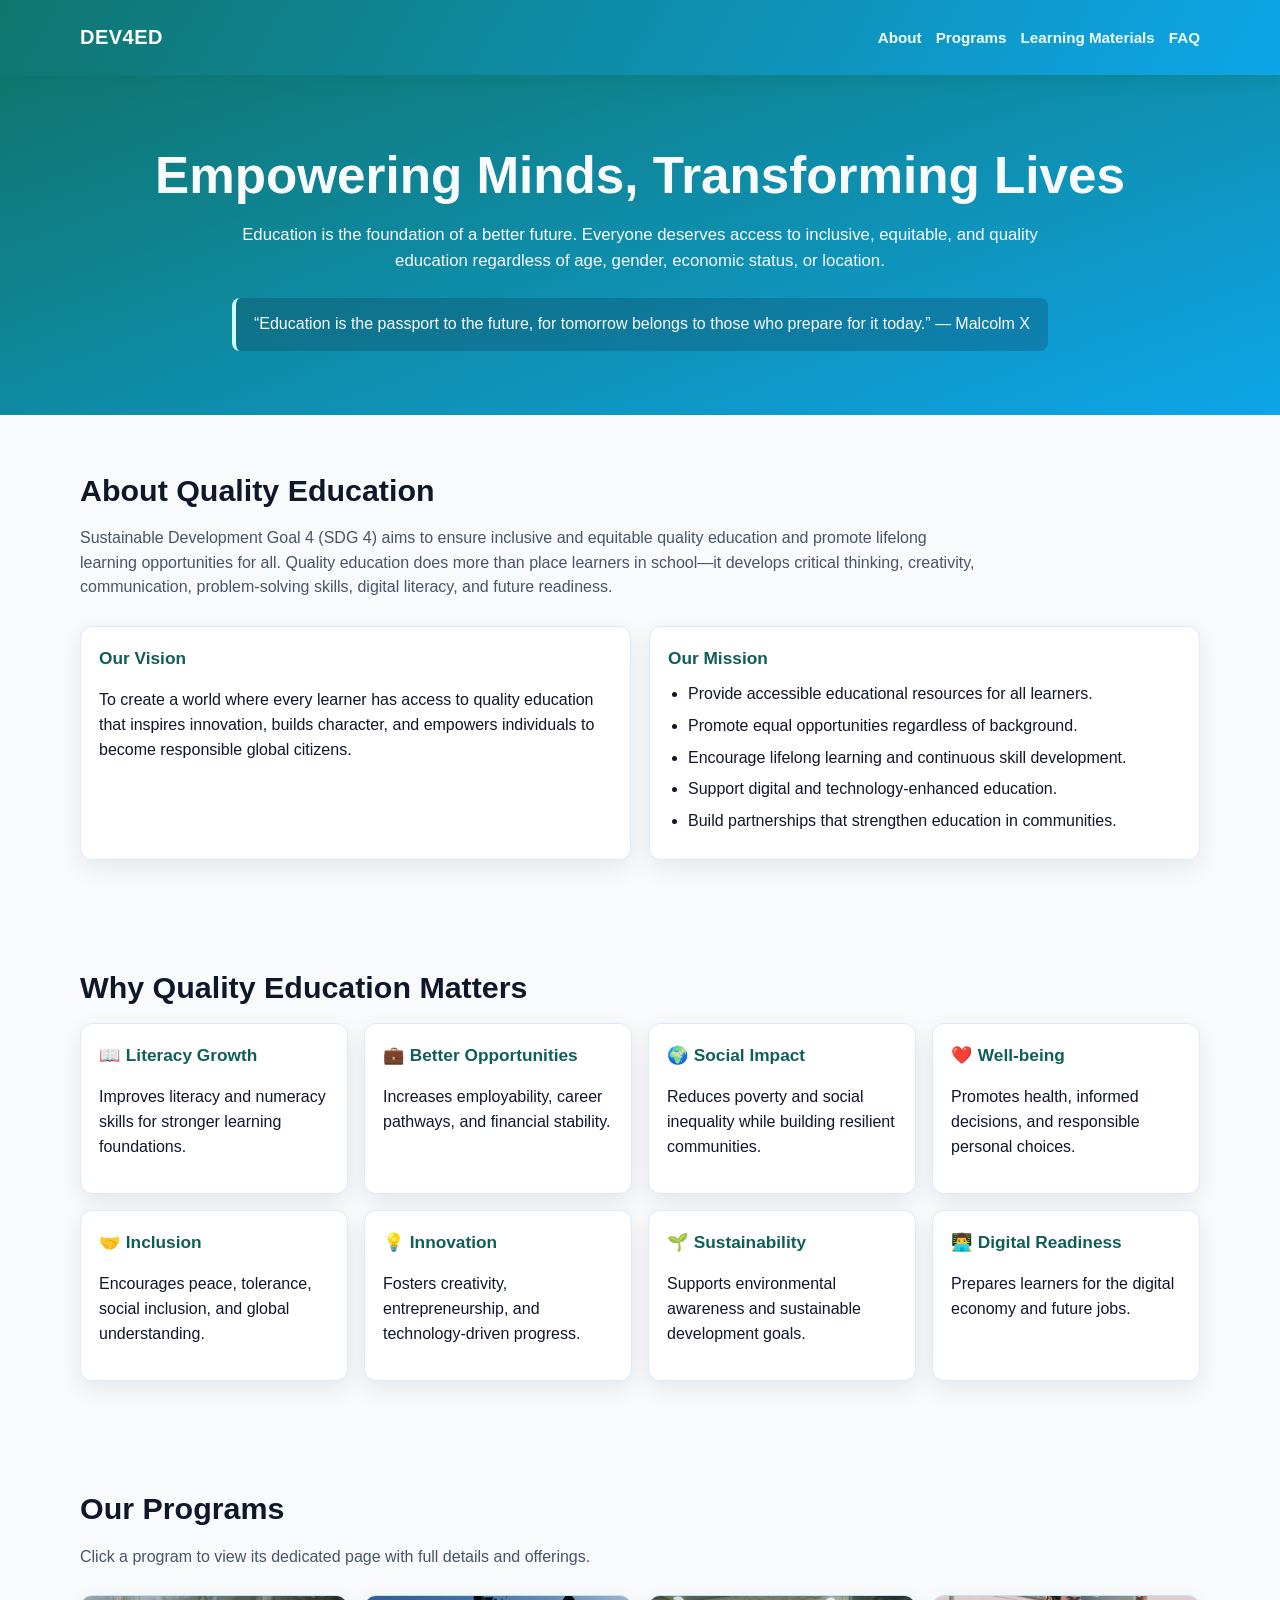
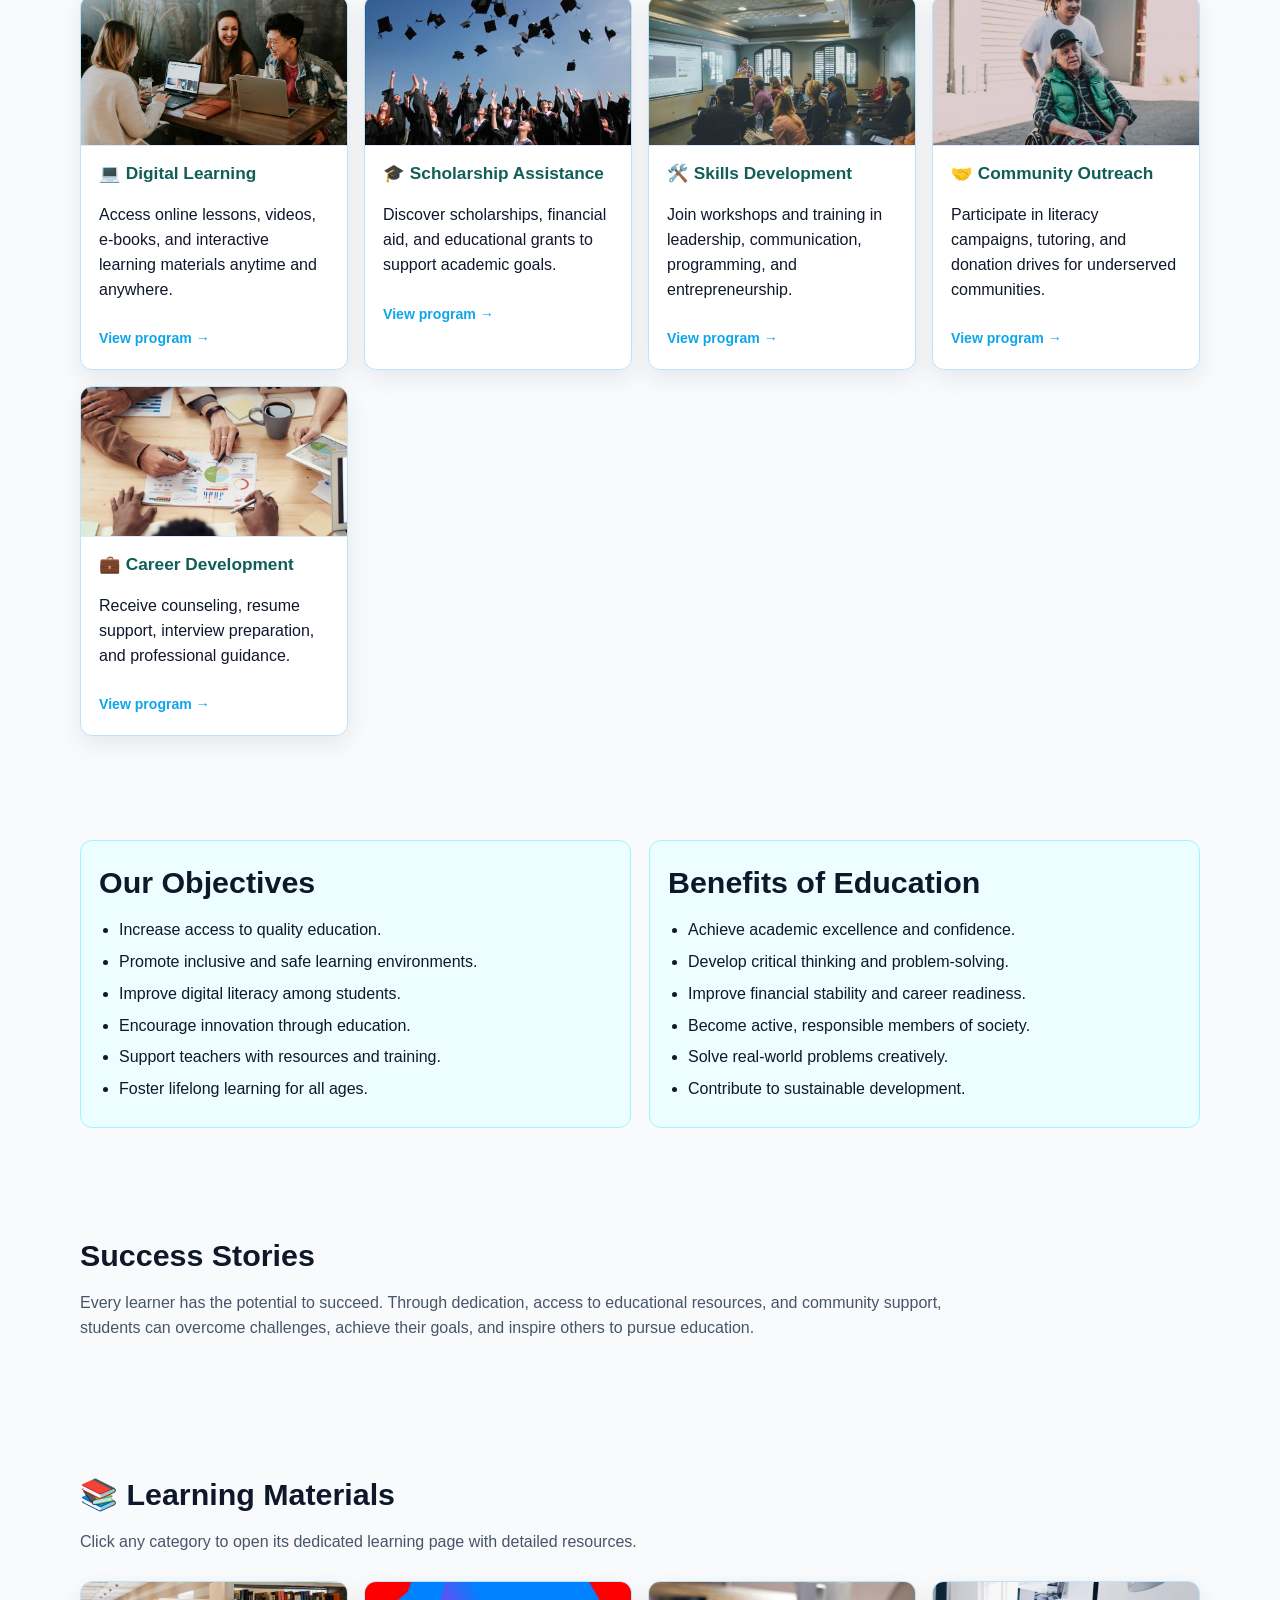
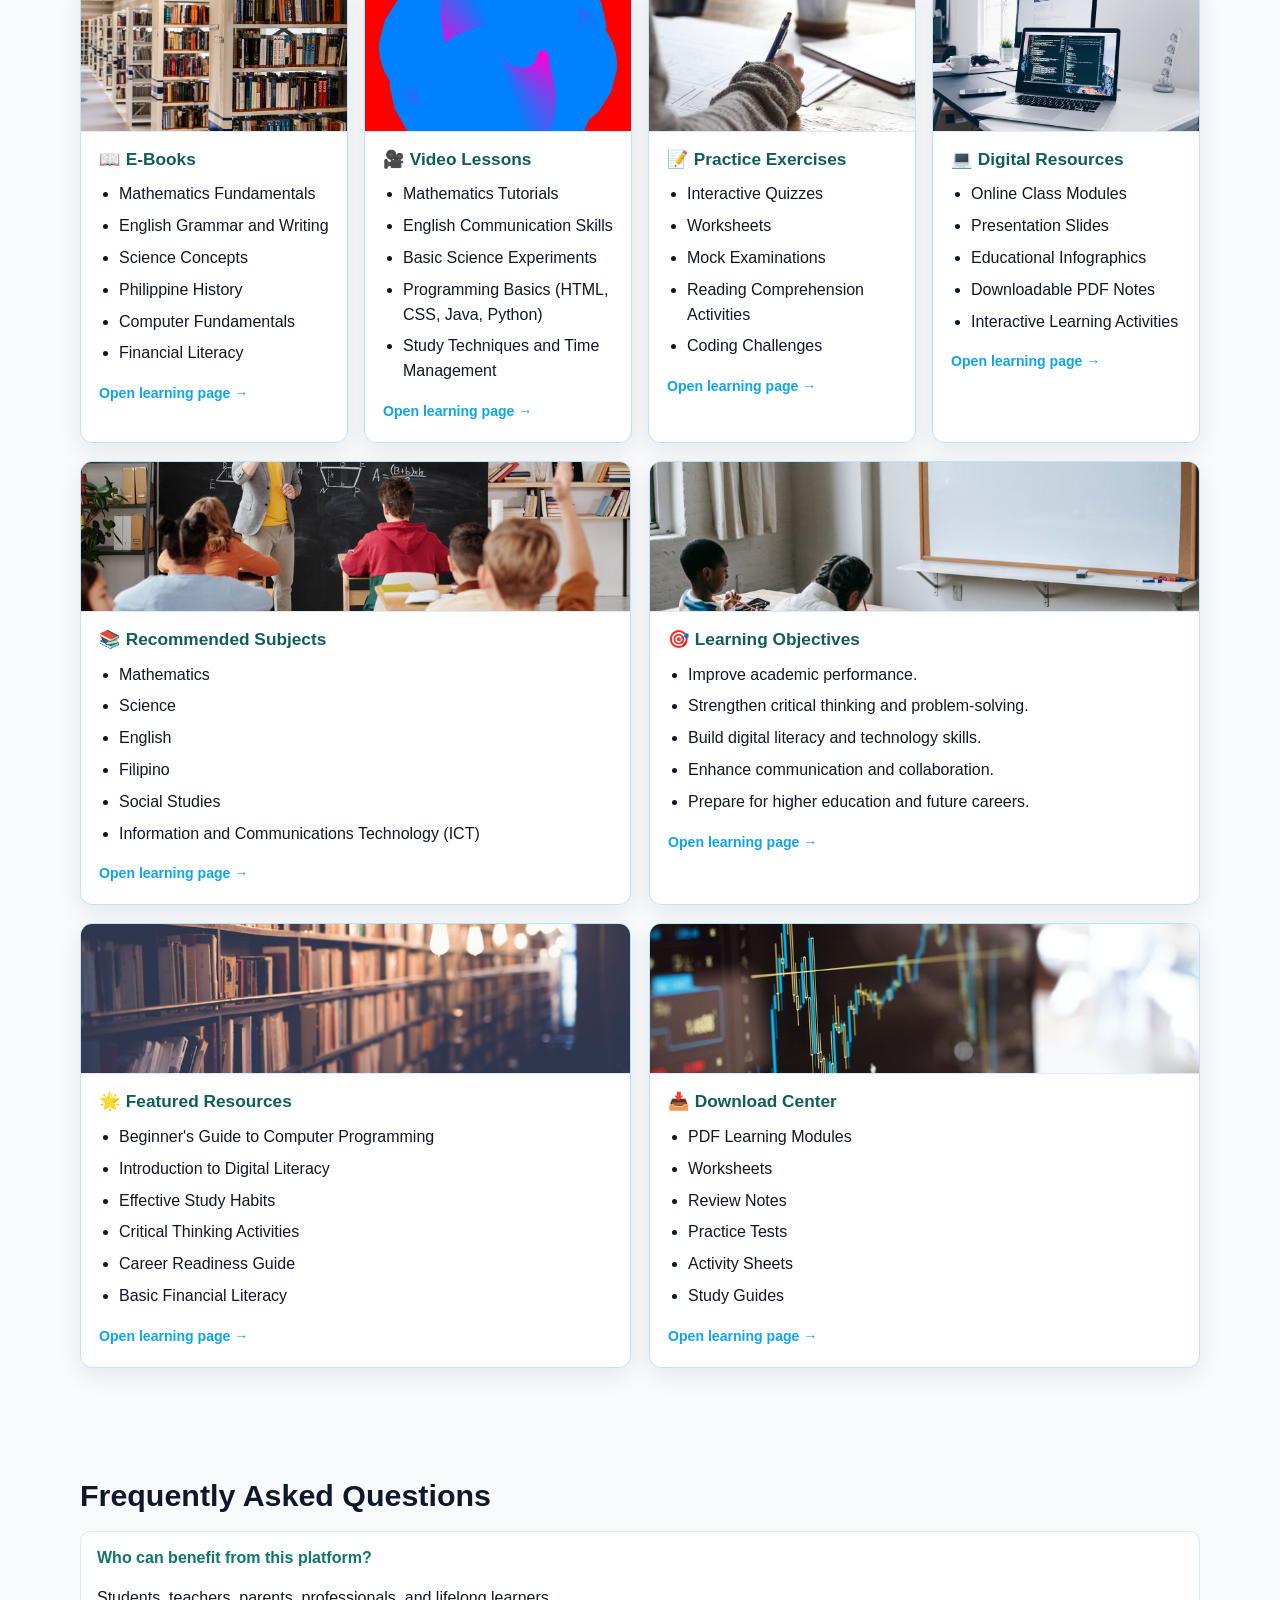
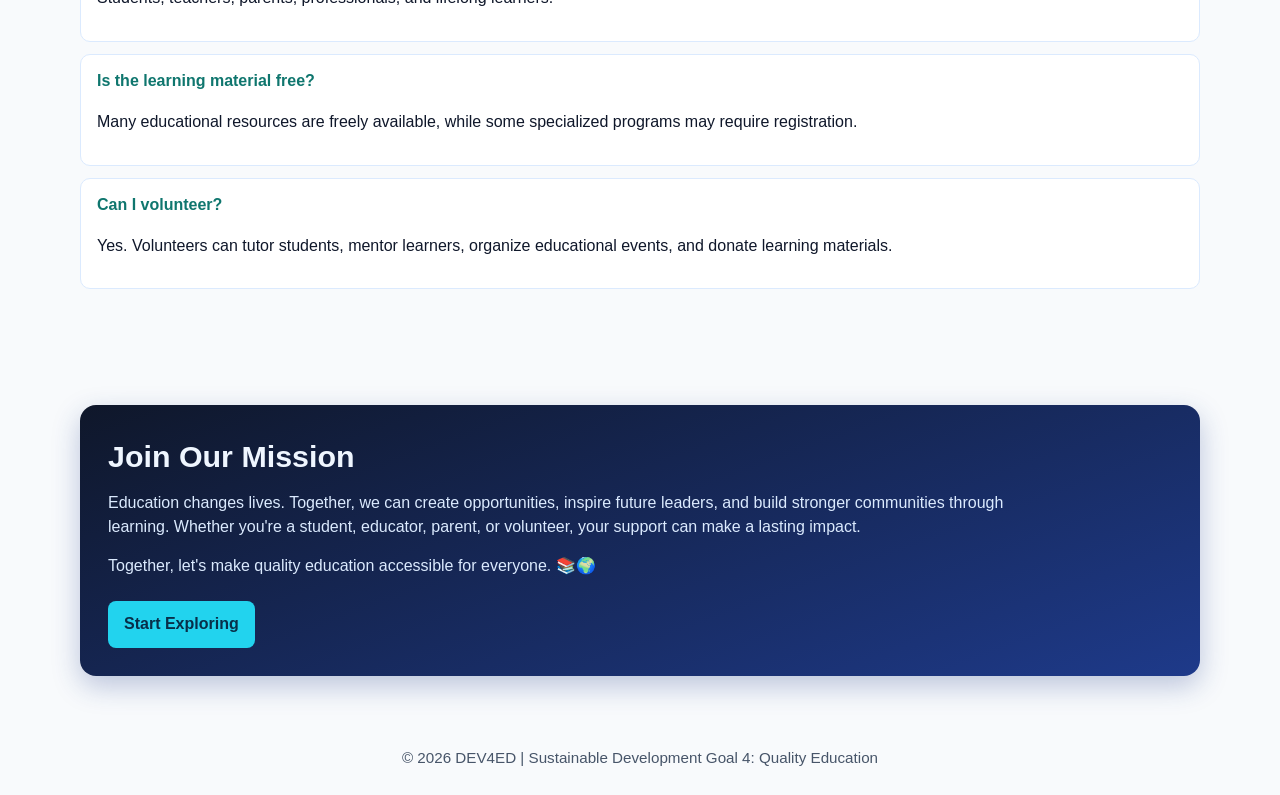
<file: index.html>
<!DOCTYPE html>
<html lang="en">
<head>
  <meta charset="UTF-8" />
  <meta name="viewport" content="width=device-width, initial-scale=1.0" />
  <title>DEV4ED | Quality Education for All</title>
  <link rel="stylesheet" href="css/style.css" />
</head>
<body data-page="home">
  <header>
    <div class="container nav">
      <a class="brand" href="index.html">DEV4ED</a>
      <nav class="nav-links">
        <a href="#about">About</a>
        <a href="#programs">Programs</a>
        <a href="#materials">Learning Materials</a>
        <a href="#faq">FAQ</a>
      </nav>
    </div>
  </header>

  <section class="hero">
    <div class="container">
      <h1>Empowering Minds, Transforming Lives</h1>
      <p>
        Education is the foundation of a better future. Everyone deserves access to
        inclusive, equitable, and quality education regardless of age, gender, economic status, or location.
      </p>
      <div class="quote">
        “Education is the passport to the future, for tomorrow belongs to those who prepare for it today.”
        — Malcolm X
      </div>
    </div>
  </section>

  <section id="about">
    <div class="container">
      <h2 class="section-title">About Quality Education</h2>
      <p class="section-intro">
        Sustainable Development Goal 4 (SDG 4) aims to ensure inclusive and equitable quality education and promote
        lifelong learning opportunities for all. Quality education does more than place learners in school—it develops
        critical thinking, creativity, communication, problem-solving skills, digital literacy, and future readiness.
      </p>

      <div class="two-col">
        <div class="card">
          <h3>Our Vision</h3>
          <p>
            To create a world where every learner has access to quality education that inspires innovation,
            builds character, and empowers individuals to become responsible global citizens.
          </p>
        </div>
        <div class="card">
          <h3>Our Mission</h3>
          <ul>
            <li>Provide accessible educational resources for all learners.</li>
            <li>Promote equal opportunities regardless of background.</li>
            <li>Encourage lifelong learning and continuous skill development.</li>
            <li>Support digital and technology-enhanced education.</li>
            <li>Build partnerships that strengthen education in communities.</li>
          </ul>
        </div>
      </div>
    </div>
  </section>

  <section>
    <div class="container">
      <h2 class="section-title">Why Quality Education Matters</h2>
      <div class="card-grid">
        <article class="card"><h3>📖 Literacy Growth</h3><p>Improves literacy and numeracy skills for stronger learning foundations.</p></article>
        <article class="card"><h3>💼 Better Opportunities</h3><p>Increases employability, career pathways, and financial stability.</p></article>
        <article class="card"><h3>🌍 Social Impact</h3><p>Reduces poverty and social inequality while building resilient communities.</p></article>
        <article class="card"><h3>❤️ Well-being</h3><p>Promotes health, informed decisions, and responsible personal choices.</p></article>
        <article class="card"><h3>🤝 Inclusion</h3><p>Encourages peace, tolerance, social inclusion, and global understanding.</p></article>
        <article class="card"><h3>💡 Innovation</h3><p>Fosters creativity, entrepreneurship, and technology-driven progress.</p></article>
        <article class="card"><h3>🌱 Sustainability</h3><p>Supports environmental awareness and sustainable development goals.</p></article>
        <article class="card"><h3>👨‍💻 Digital Readiness</h3><p>Prepares learners for the digital economy and future jobs.</p></article>
      </div>
    </div>
  </section>

  <section id="programs">
    <div class="container">
      <h2 class="section-title">Our Programs</h2>
      <p class="section-intro">Click a program to view its dedicated page with full details and offerings.</p>
      <div class="card-grid">
        <article class="card clickable" data-program="digital-learning">
          <h3>💻 Digital Learning</h3>
          <p>Access online lessons, videos, e-books, and interactive learning materials anytime and anywhere.</p>
          <span class="card-link-hint">View program →</span>
        </article>
        <article class="card clickable" data-program="scholarship-assistance">
          <h3>🎓 Scholarship Assistance</h3>
          <p>Discover scholarships, financial aid, and educational grants to support academic goals.</p>
          <span class="card-link-hint">View program →</span>
        </article>
        <article class="card clickable" data-program="skills-development">
          <h3>🛠️ Skills Development</h3>
          <p>Join workshops and training in leadership, communication, programming, and entrepreneurship.</p>
          <span class="card-link-hint">View program →</span>
        </article>
        <article class="card clickable" data-program="community-outreach">
          <h3>🤝 Community Outreach</h3>
          <p>Participate in literacy campaigns, tutoring, and donation drives for underserved communities.</p>
          <span class="card-link-hint">View program →</span>
        </article>
        <article class="card clickable" data-program="career-development">
          <h3>💼 Career Development</h3>
          <p>Receive counseling, resume support, interview preparation, and professional guidance.</p>
          <span class="card-link-hint">View program →</span>
        </article>
      </div>
    </div>
  </section>

  <section>
    <div class="container two-col">
      <div class="highlight">
        <h2 class="section-title">Our Objectives</h2>
        <ul>
          <li>Increase access to quality education.</li>
          <li>Promote inclusive and safe learning environments.</li>
          <li>Improve digital literacy among students.</li>
          <li>Encourage innovation through education.</li>
          <li>Support teachers with resources and training.</li>
          <li>Foster lifelong learning for all ages.</li>
        </ul>
      </div>
      <div class="highlight">
        <h2 class="section-title">Benefits of Education</h2>
        <ul>
          <li>Achieve academic excellence and confidence.</li>
          <li>Develop critical thinking and problem-solving.</li>
          <li>Improve financial stability and career readiness.</li>
          <li>Become active, responsible members of society.</li>
          <li>Solve real-world problems creatively.</li>
          <li>Contribute to sustainable development.</li>
        </ul>
      </div>
    </div>
  </section>

  <section>
    <div class="container">
      <h2 class="section-title">Success Stories</h2>
      <p class="section-intro">
        Every learner has the potential to succeed. Through dedication, access to educational resources, and
        community support, students can overcome challenges, achieve their goals, and inspire others to pursue education.
      </p>
    </div>
  </section>

  <section id="materials">
    <div class="container">
      <h2 class="section-title">📚 Learning Materials</h2>
      <p class="section-intro">
        Click any category to open its dedicated learning page with detailed resources.
      </p>

      <div class="card-grid">
        <article class="card clickable" data-learning="ebooks">
          <h3>📖 E-Books</h3>
          <ul>
            <li>Mathematics Fundamentals</li>
            <li>English Grammar and Writing</li>
            <li>Science Concepts</li>
            <li>Philippine History</li>
            <li>Computer Fundamentals</li>
            <li>Financial Literacy</li>
          </ul>
          <span class="card-link-hint">Open learning page →</span>
        </article>

        <article class="card clickable" data-learning="video-lessons">
          <h3>🎥 Video Lessons</h3>
          <ul>
            <li>Mathematics Tutorials</li>
            <li>English Communication Skills</li>
            <li>Basic Science Experiments</li>
            <li>Programming Basics (HTML, CSS, Java, Python)</li>
            <li>Study Techniques and Time Management</li>
          </ul>
          <span class="card-link-hint">Open learning page →</span>
        </article>

        <article class="card clickable" data-learning="practice-exercises">
          <h3>📝 Practice Exercises</h3>
          <ul>
            <li>Interactive Quizzes</li>
            <li>Worksheets</li>
            <li>Mock Examinations</li>
            <li>Reading Comprehension Activities</li>
            <li>Coding Challenges</li>
          </ul>
          <span class="card-link-hint">Open learning page →</span>
        </article>

        <article class="card clickable" data-learning="digital-resources">
          <h3>💻 Digital Resources</h3>
          <ul>
            <li>Online Class Modules</li>
            <li>Presentation Slides</li>
            <li>Educational Infographics</li>
            <li>Downloadable PDF Notes</li>
            <li>Interactive Learning Activities</li>
          </ul>
          <span class="card-link-hint">Open learning page →</span>
        </article>
      </div>

      <div class="two-col" style="margin-top: 18px;">
        <article class="card clickable" data-learning="recommended-subjects">
          <h3>📚 Recommended Subjects</h3>
          <ul>
            <li>Mathematics</li>
            <li>Science</li>
            <li>English</li>
            <li>Filipino</li>
            <li>Social Studies</li>
            <li>Information and Communications Technology (ICT)</li>
          </ul>
          <span class="card-link-hint">Open learning page →</span>
        </article>
        <article class="card clickable" data-learning="learning-objectives">
          <h3>🎯 Learning Objectives</h3>
          <ul>
            <li>Improve academic performance.</li>
            <li>Strengthen critical thinking and problem-solving.</li>
            <li>Build digital literacy and technology skills.</li>
            <li>Enhance communication and collaboration.</li>
            <li>Prepare for higher education and future careers.</li>
          </ul>
          <span class="card-link-hint">Open learning page →</span>
        </article>
      </div>

      <div class="two-col" style="margin-top: 18px;">
        <article class="card clickable" data-learning="featured-resources">
          <h3>🌟 Featured Resources</h3>
          <ul>
            <li>Beginner's Guide to Computer Programming</li>
            <li>Introduction to Digital Literacy</li>
            <li>Effective Study Habits</li>
            <li>Critical Thinking Activities</li>
            <li>Career Readiness Guide</li>
            <li>Basic Financial Literacy</li>
          </ul>
          <span class="card-link-hint">Open learning page →</span>
        </article>
        <article class="card clickable" data-learning="download-center">
          <h3>📥 Download Center</h3>
          <ul>
            <li>PDF Learning Modules</li>
            <li>Worksheets</li>
            <li>Review Notes</li>
            <li>Practice Tests</li>
            <li>Activity Sheets</li>
            <li>Study Guides</li>
          </ul>
          <span class="card-link-hint">Open learning page →</span>
        </article>
      </div>
    </div>
  </section>

  <section id="faq">
    <div class="container">
      <h2 class="section-title">Frequently Asked Questions</h2>
      <div class="faq-item">
        <h4>Who can benefit from this platform?</h4>
        <p>Students, teachers, parents, professionals, and lifelong learners.</p>
      </div>
      <div class="faq-item">
        <h4>Is the learning material free?</h4>
        <p>Many educational resources are freely available, while some specialized programs may require registration.</p>
      </div>
      <div class="faq-item">
        <h4>Can I volunteer?</h4>
        <p>Yes. Volunteers can tutor students, mentor learners, organize educational events, and donate learning materials.</p>
      </div>
    </div>
  </section>

  <section id="join">
    <div class="container">
      <div class="cta">
        <h2>Join Our Mission</h2>
        <p>
          Education changes lives. Together, we can create opportunities, inspire future leaders, and build stronger
          communities through learning. Whether you're a student, educator, parent, or volunteer, your support can make a lasting impact.
        </p>
        <p>Together, let's make quality education accessible for everyone. 📚🌍</p>
        <a class="btn" href="#about">Start Exploring</a>
      </div>
    </div>
  </section>

  <footer>
    <div class="container">
      © 2026 DEV4ED | Sustainable Development Goal 4: Quality Education
    </div>
  </footer>

  <script src="js/data.js"></script>
  <script src="js/app.js"></script>
</body>
</html>
</file>
<file: css/style.css>
:root {
  --bg: #f8fafc;
  --surface: #ffffff;
  --primary: #0f766e;
  --primary-dark: #115e59;
  --secondary: #0ea5e9;
  --text: #0f172a;
  --muted: #475569;
  --border: #dbeafe;
  --card-shadow: 0 8px 24px rgba(15, 23, 42, 0.08);
}

* { box-sizing: border-box; }

html { scroll-behavior: smooth; }

body {
  margin: 0;
  font-family: "Segoe UI", Arial, sans-serif;
  color: var(--text);
  background: var(--bg);
  line-height: 1.55;
}

.container {
  width: min(1120px, 92%);
  margin: 0 auto;
}

header {
  background: linear-gradient(120deg, #0f766e, #0ea5e9);
  color: #fff;
  padding: 22px 0;
  position: sticky;
  top: 0;
  z-index: 50;
  box-shadow: 0 6px 14px rgba(15, 118, 110, 0.3);
}

.nav {
  display: flex;
  justify-content: space-between;
  align-items: center;
  gap: 12px;
  flex-wrap: wrap;
}

.brand {
  font-weight: 800;
  letter-spacing: 0.5px;
  font-size: 1.25rem;
  color: #fff;
  text-decoration: none;
}

.nav-links {
  display: flex;
  gap: 14px;
  flex-wrap: wrap;
}

.nav-links a {
  color: #ecfeff;
  text-decoration: none;
  font-weight: 600;
  font-size: 0.95rem;
}

.nav-links a:hover {
  text-decoration: underline;
  text-underline-offset: 2px;
}

.hero {
  background: linear-gradient(160deg, #0f766e 0%, #0ea5e9 100%);
  color: #f8fafc;
  padding: 72px 0 64px;
  text-align: center;
}

.hero.compact {
  padding: 48px 0 40px;
}

.hero h1 {
  margin: 0;
  font-size: clamp(2rem, 5vw, 3.2rem);
  line-height: 1.15;
}

.hero p {
  margin: 16px auto 0;
  max-width: 850px;
  font-size: 1.05rem;
}

.quote {
  margin-top: 24px;
  padding: 14px 18px;
  border-left: 4px solid #cffafe;
  background: rgba(15, 23, 42, 0.2);
  display: inline-block;
  text-align: left;
  border-radius: 8px;
}

section {
  padding: 52px 0;
}

.section-title {
  margin: 0 0 12px;
  font-size: 1.9rem;
  color: #0f172a;
}

.section-intro {
  margin: 0 0 26px;
  color: var(--muted);
  max-width: 900px;
}

.card-grid {
  display: grid;
  grid-template-columns: repeat(auto-fit, minmax(230px, 1fr));
  gap: 16px;
}

.card {
  background: var(--surface);
  border: 1px solid var(--border);
  border-radius: 12px;
  padding: 18px;
  box-shadow: var(--card-shadow);
}

.card h3 {
  margin-top: 0;
  margin-bottom: 10px;
  color: var(--primary-dark);
  font-size: 1.08rem;
}

.card.clickable {
  cursor: pointer;
  transition: transform 0.2s ease, box-shadow 0.2s ease, border-color 0.2s ease;
  border: 1px solid #bae6fd;
}

.card.clickable:hover {
  transform: translateY(-4px);
  box-shadow: 0 14px 30px rgba(14, 165, 233, 0.18);
  border-color: #0ea5e9;
}

.card.clickable:focus-visible {
  outline: 3px solid #0ea5e9;
  outline-offset: 2px;
}

.card.clickable.has-image {
  padding: 0 0 18px;
  overflow: hidden;
}

.card-image {
  width: 100%;
  height: 150px;
  object-fit: cover;
  display: block;
  border-bottom: 1px solid var(--border);
}

.card.has-image h3,
.card.has-image p,
.card.has-image ul,
.card.has-image .card-link-hint {
  margin-left: 18px;
  margin-right: 18px;
}

.card.has-image h3 {
  margin-top: 14px;
}

.detail-hero {
  position: relative;
  min-height: 280px;
  display: grid;
  place-items: center;
  overflow: hidden;
}

.detail-hero-bg {
  position: absolute;
  inset: 0;
  width: 100%;
  height: 100%;
  object-fit: cover;
}

.detail-hero::after {
  content: "";
  position: absolute;
  inset: 0;
  background: linear-gradient(135deg, rgba(15, 118, 110, 0.88), rgba(14, 165, 233, 0.78));
}

.detail-hero-content {
  position: relative;
  z-index: 1;
  color: #f8fafc;
  text-align: center;
  padding: 48px 0;
}

.detail-hero-content h1 {
  margin: 0;
  font-size: clamp(1.8rem, 4vw, 2.6rem);
}

.detail-hero-content p {
  margin: 14px auto 0;
  max-width: 820px;
  font-size: 1.05rem;
}

.breadcrumb-wrap {
  padding-top: 18px;
}

.subprogram-card {
  background: #fff;
  border: 1px solid var(--border);
  border-radius: 12px;
  box-shadow: var(--card-shadow);
  overflow: hidden;
  padding: 0;
}

.subprogram-image {
  width: 100%;
  height: 120px;
  object-fit: cover;
  display: block;
  border-bottom: 1px solid var(--border);
}

.subprogram-card h3,
.subprogram-card p {
  padding: 0 18px;
}

.subprogram-card h3 {
  margin: 14px 0 8px;
  color: var(--primary-dark);
}

.subprogram-card p {
  padding-bottom: 18px;
  margin: 0;
  color: var(--muted);
}

.material-item {
  background: #fff;
  border: 1px solid var(--border);
  border-radius: 12px;
  box-shadow: var(--card-shadow);
  overflow: hidden;
  padding: 0;
  display: block;
}

.material-thumb {
  width: 100%;
  height: 130px;
  object-fit: cover;
  display: block;
  border-bottom: 1px solid var(--border);
}

.material-item h3,
.material-item p {
  padding: 0 16px;
}

.material-item h3 {
  margin: 14px 0 6px;
  font-size: 1.05rem;
  color: var(--primary-dark);
}

.material-item p {
  padding-bottom: 16px;
  margin: 0;
  color: var(--muted);
  font-size: 0.95rem;
}

.card-link-hint {
  display: inline-block;
  margin-top: 10px;
  font-size: 0.88rem;
  font-weight: 700;
  color: var(--secondary);
}

.two-col {
  display: grid;
  grid-template-columns: repeat(auto-fit, minmax(280px, 1fr));
  gap: 18px;
}

ul {
  margin: 8px 0 0;
  padding-left: 20px;
}

li { margin-bottom: 7px; }

.highlight {
  background: #ecfeff;
  border: 1px solid #a5f3fc;
  border-radius: 12px;
  padding: 18px;
}

.faq-item {
  background: #fff;
  border: 1px solid #dbeafe;
  border-radius: 10px;
  padding: 14px 16px;
  margin-bottom: 12px;
}

.faq-item h4 {
  margin: 0 0 6px;
  color: #0f766e;
}

.cta {
  background: linear-gradient(160deg, #0f172a 0%, #1e3a8a 100%);
  color: #eff6ff;
  border-radius: 16px;
  padding: 28px;
  box-shadow: 0 10px 28px rgba(30, 58, 138, 0.28);
}

.cta h2 {
  margin-top: 0;
  margin-bottom: 10px;
  font-size: 1.9rem;
}

.cta p {
  margin: 0 0 14px;
  color: #dbeafe;
  max-width: 900px;
}

.btn {
  display: inline-block;
  margin-top: 8px;
  padding: 11px 16px;
  border-radius: 8px;
  background: #22d3ee;
  color: #082f49;
  font-weight: 700;
  text-decoration: none;
  border: none;
  cursor: pointer;
  font-family: inherit;
  font-size: 1rem;
}

.btn:hover { background: #67e8f9; }

.btn-outline {
  background: transparent;
  border: 2px solid #22d3ee;
  color: #22d3ee;
}

.btn-outline:hover {
  background: rgba(34, 211, 238, 0.12);
}

footer {
  text-align: center;
  padding: 18px 0 26px;
  color: #475569;
  font-size: 0.95rem;
}

.detail-hero-icon {
  font-size: 2.5rem;
  margin-bottom: 8px;
}

.breadcrumb {
  margin-bottom: 18px;
  font-size: 0.92rem;
  color: var(--muted);
}

.breadcrumb a {
  color: var(--primary);
  text-decoration: none;
  font-weight: 600;
}

.breadcrumb a:hover { text-decoration: underline; }

.not-found {
  text-align: center;
  padding: 60px 0;
}

.not-found h2 {
  margin-bottom: 10px;
}
</file>
